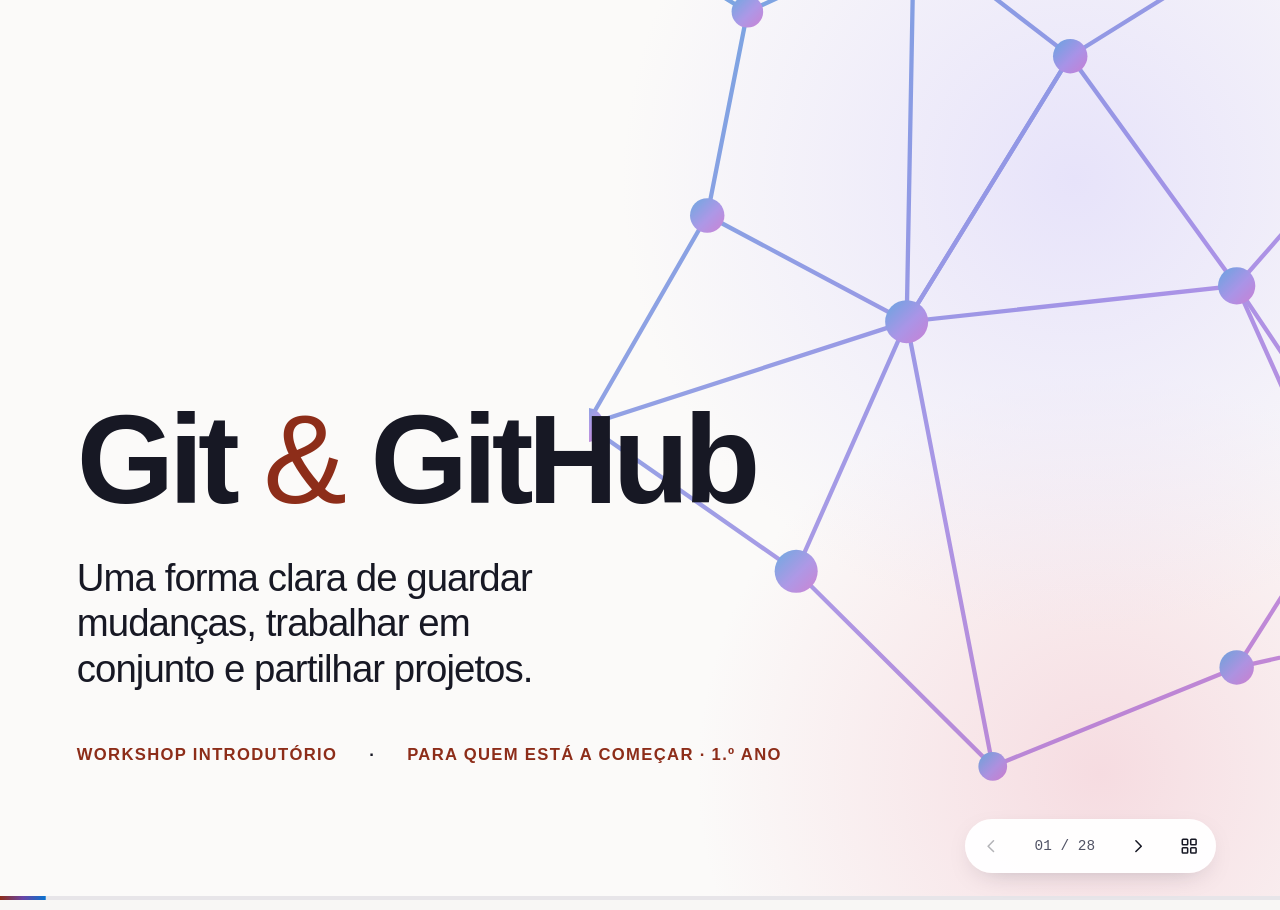
<file: docs/index.html>
<!doctype html>
<html lang="pt-PT">
  <head>
    <meta charset="utf-8">
    <meta name="viewport" content="width=device-width, initial-scale=1">
    <meta http-equiv="refresh" content="0; url=slides/">
    <title>Git e GitHub para quem está a começar</title>
    <link rel="canonical" href="slides/">
  </head>
  <body>
    <p>A abrir a <a href="slides/">apresentação do workshop Git e GitHub</a>…</p>
    <p>Os guias e o exercício estão no <a href="https://github.com/DaltonDjoesman/workshop_git">repositório do workshop</a>.</p>
  </body>
</html>
</file>
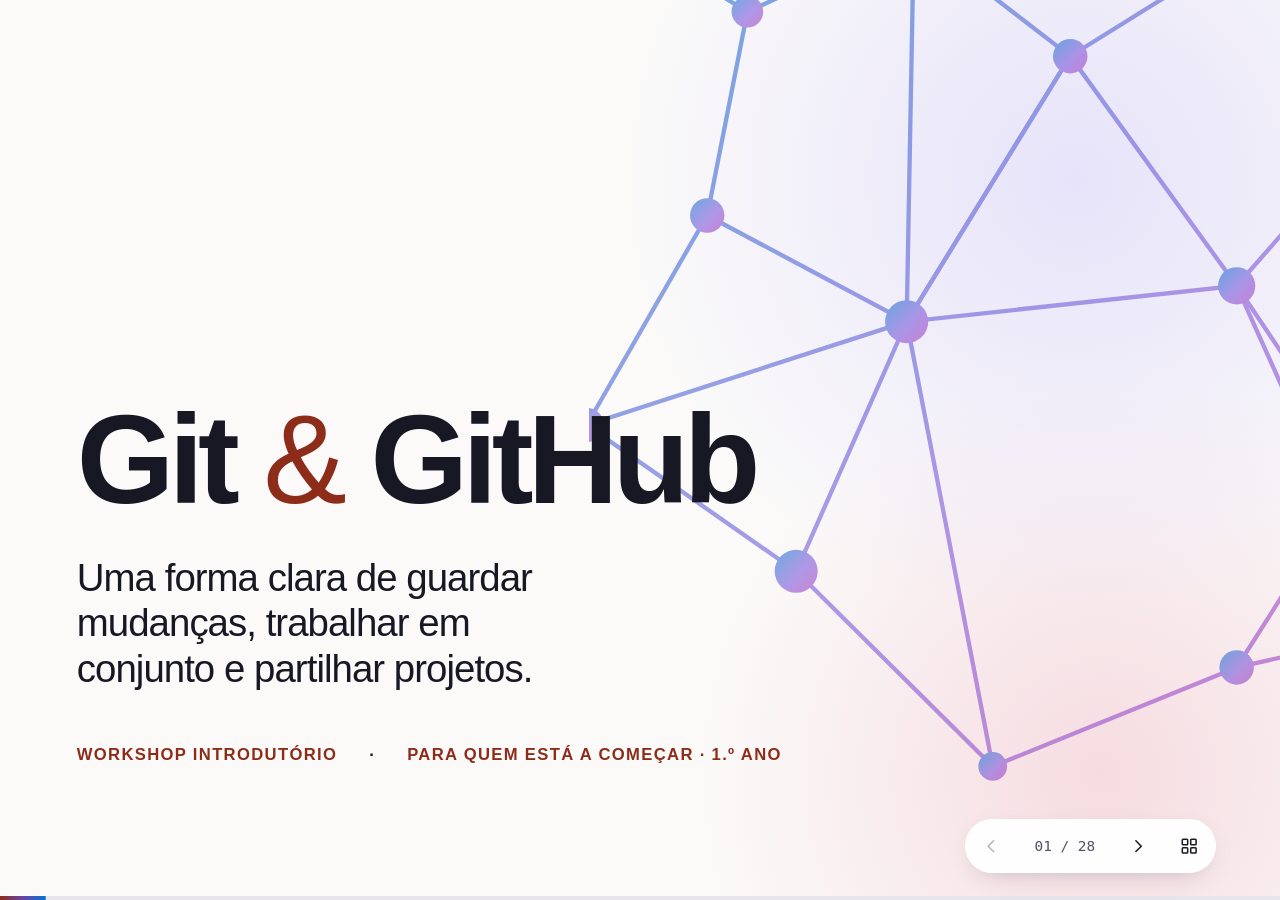
<file: docs/slides/index.html>
<!doctype html>
<html lang="pt-PT">
<head>
  <meta charset="utf-8">
  <meta name="viewport" content="width=device-width, initial-scale=1">
  <meta name="theme-color" content="#f8f7f5">
  <meta name="description" content="Apresentação introdutória a Git e GitHub para quem está a começar (1.º ano).">
  <meta http-equiv="Content-Security-Policy" content="default-src 'self'; base-uri 'self'; object-src 'none'; script-src 'self'; style-src 'self'; img-src 'self' data:; connect-src 'none'; form-action 'none'">
  <title>Git &amp; GitHub para quem está a começar</title>
  <link rel="stylesheet" href="styles/slides.css?v=4">
  <link rel="stylesheet" href="styles/practice.css?v=7">
  <link rel="stylesheet" href="styles/concepts.css?v=3">
  <script src="scripts/slides.js?v=6" defer></script>
</head>
<body>
  <a class="skip-link" href="#slide-1">Ir para a apresentação</a>
  <main id="deck" aria-label="Apresentação Git e GitHub">

    <section class="slide cover is-active" id="slide-1" data-title="Abertura" aria-roledescription="slide" aria-label="Slide 1: Git e GitHub">
      <div class="cover-grid" aria-hidden="true">
        <svg viewBox="0 0 680 690" preserveAspectRatio="xMidYMid slice"><defs><linearGradient id="mesh" x1="0" y1="0" x2="1" y2="1"><stop stop-color="#0872cf"/><stop offset=".55" stop-color="#7855da"/><stop offset="1" stop-color="#ad33ba"/></linearGradient></defs><g fill="none" stroke="url(#mesh)" stroke-width="3"><path d="M45 28 156 96 272 43 381 127 516 43 652 110M156 96l-28 142 139 74 114-185 116 160 155-177M128 238l-84 146 146 102 77-174 230-25 70 156 85-333M190 486l137 136 170-69 70-110 85 75"/><path d="M272 43 267 312 381 127M44 384l223-72 60 310M497 287l155 231-155 35"/></g><g fill="url(#mesh)"><circle cx="45" cy="28" r="10"/><circle cx="156" cy="96" r="11"/><circle cx="272" cy="43" r="13"/><circle cx="381" cy="127" r="12"/><circle cx="516" cy="43" r="14"/><circle cx="652" cy="110" r="11"/><circle cx="128" cy="238" r="12"/><circle cx="267" cy="312" r="15"/><circle cx="497" cy="287" r="13"/><circle cx="44" cy="384" r="12"/><circle cx="190" cy="486" r="15"/><circle cx="327" cy="622" r="10"/><circle cx="497" cy="553" r="12"/><circle cx="567" cy="443" r="13"/><circle cx="652" cy="518" r="11"/></g></svg>
      </div>
      <div class="cover-content">
        <div class="cover-copy">
          <h1>Git<span class="amp"> & </span>GitHub</h1>
          <p>Uma forma clara de guardar mudanças, trabalhar em conjunto e partilhar projetos.</p>
          <div class="cover-meta"><span>Workshop introdutório</span><span>Para quem está a começar · 1.º ano</span></div>
        </div>
      </div>
    </section>

    <section class="slide" id="slide-2" data-title="O problema" aria-roledescription="slide" aria-label="Slide 2: o problema das versões">
      <div class="slide-inner split">
        <div class="text-col">
          <h2>Qual é a versão certa?</h2>
          <p class="lead">Um ficheiro muda. Duas pessoas editam. De repente, o nome do ficheiro é a única memória do trabalho.</p>
          <p class="aside">Num relatório, num script ou num protocolo, precisamos de saber <strong>o que mudou, quando e porquê</strong>.</p>
        </div>
        <div class="file-stack" aria-label="Exemplo de ficheiros com versões confusas">
          <div class="paper"><span class="file-icon">TXT</span><span>analise_final.docx</span></div>
          <div class="paper"><span class="file-icon">TXT</span><span>analise_final_v2.docx</span></div>
          <div class="paper"><span class="file-icon">TXT</span><span>analise_final_v2_agora_sim.docx</span></div>
          <div class="paper paper-question"><span class="question-mark">?</span><span>Qual é a versão certa?</span></div>
        </div>
      </div>
    </section>

    <section class="slide" id="slide-3" data-title="A origem" aria-roledescription="slide" aria-label="Slide 3: a origem do Git">
      <div class="slide-inner history-layout">
        <div>
          <h2>O Git nasceu de um problema de colaboração.</h2>
          <p class="lead">Em 2005, o desenvolvimento do Linux precisava de uma forma rápida e fiável de acompanhar muitas alterações feitas por muitas pessoas.</p>
          <p class="aside">O Git organiza essas alterações numa história. Cada <strong>commit</strong> guarda um passo com uma mensagem que explica o que mudou.</p>
        </div>
        <div class="history-visual" role="img" aria-label="Muitos contributos convergem para uma história partilhada">
          <div class="history-people"><span>pessoa A</span><span>pessoa B</span><span>pessoa C</span></div>
          <svg viewBox="0 0 560 260" aria-hidden="true"><g fill="none" stroke-width="4" stroke-linecap="round"><path stroke="#8d2d19" d="M32 38 C160 38 200 122 300 122"/><path stroke="#6844a6" d="M32 124 H300"/><path stroke="#177ad0" d="M32 210 C160 210 200 122 300 122"/><path stroke="#222234" d="M300 122 H526"/></g><g fill="#8d2d19"><circle cx="32" cy="38" r="10"/></g><g fill="#6844a6"><circle cx="32" cy="124" r="10"/></g><g fill="#177ad0"><circle cx="32" cy="210" r="10"/></g><g fill="#222234"><circle cx="300" cy="122" r="12"/><circle cx="526" cy="122" r="12"/></g></svg>
          <div class="history-caption"><span>alterações de várias pessoas</span><strong>uma história organizada</strong></div>
        </div>
        <p class="source-note">Fonte: <a href="https://git-scm.com/book/en/v2/Getting-Started-A-Short-History-of-Git" target="_blank" rel="noopener noreferrer">Pro Git · Short History of Git</a></p>
      </div>
    </section>

    <section class="slide" id="slide-4" data-title="Git e GitHub" aria-roledescription="slide" aria-label="Slide 4: diferença entre Git e GitHub">
      <div class="slide-inner">
        <h2>Git no computador. GitHub na web.</h2>
        <div class="worlds">
          <div class="world world-local"><span class="world-label">No teu computador</span><div class="world-icon laptop-icon" aria-hidden="true"><span></span></div><h3>Git</h3><p>Regista e organiza versões do projeto.</p></div>
          <div class="world-bridge" aria-hidden="true"><svg viewBox="0 0 210 72"><path d="M8 36h190m-25-18 25 18-25 18" fill="none" stroke="currentColor" stroke-width="3" stroke-linecap="round" stroke-linejoin="round"/></svg><span>partilhar</span></div>
          <div class="world world-remote"><span class="world-label">Na web</span><div class="world-icon browser-icon" aria-hidden="true"><span></span></div><h3>GitHub</h3><p>Publica repositórios e facilita colaboração.</p></div>
        </div>
        <p class="bottom-statement">Podes usar Git sem GitHub. Hoje vamos usar os dois.</p>
      </div>
    </section>

    <section class="slide" id="slide-5" data-title="Repositório" aria-roledescription="slide" aria-label="Slide 5: repositório">
      <div class="slide-inner repo-layout">
        <div><h2>Um repositório é a pasta do projeto com história.</h2><p class="lead">Lá dentro vivem os ficheiros e o registo das alterações guardadas com Git.</p><p class="aside">No workshop, vais copiar um repositório e editar o teu <strong>README</strong>: a página de entrada que explica o projeto.</p></div>
        <div class="repo-window" aria-label="Exemplo de estrutura de um repositório">
          <div class="window-bar"><i></i><i></i><i></i><span>workshop_git</span></div>
          <div class="tree"><div class="tree-folder">▾ <strong>workshop_git</strong></div><div class="tree-row"><span class="tree-branch">├─</span> README.md <span class="tree-caption">← apresentação do projeto</span></div><div class="tree-row"><span class="tree-branch">├─</span> guia/</div><div class="tree-row"><span class="tree-branch">└─</span> exercicio/</div></div>
        </div>
      </div>
    </section>

    <section class="slide command-slide" id="slide-6" data-title="status" aria-roledescription="slide" aria-label="Slide 6: git status">
      <div class="slide-inner command-layout">
        <div><h2><code>git status</code></h2><p class="lead">Pergunta ao Git: <strong>“O que está diferente agora?”</strong></p><p class="aside">É o comando para te orientares. Podes usá-lo antes e depois de cada passo.</p></div>
        <div class="terminal" aria-label="Exemplo de git status antes de guardar alterações"><div class="terminal-bar"><span></span><span></span><span></span><b>Terminal</b></div><div class="terminal-body"><p><em>$</em> git status</p><p class="term-muted">Changes not staged for commit:</p><p class="term-red">modified: exercicio/README.md</p><p class="term-explain">O README foi alterado, mas ainda não foi escolhido para o próximo commit.</p></div></div>
      </div>
    </section>

    <section class="slide command-slide" id="slide-7" data-title="add" aria-roledescription="slide" aria-label="Slide 7: git add">
      <div class="slide-inner command-layout">
        <div><h2><code>git add</code></h2><p class="lead">Escolhe que alterações entram no <strong>próximo commit</strong>.</p><p class="aside">Hoje vamos escolher apenas o README que cada pessoa editou.</p></div>
        <div class="staging-diagram" role="img" aria-label="README alterado passa para a área de preparação depois do comando git add exercicio/README.md"><div class="staging-before"><span class="stage-label">Alterado</span><strong>README.md</strong></div><div class="staging-arrow"><code>git add<br>exercicio/README.md</code><span aria-hidden="true">→</span></div><div class="staging-after"><span class="stage-label">Escolhido para guardar</span><strong>README.md</strong></div></div>
      </div>
    </section>

    <section class="slide command-slide" id="slide-8" data-title="commit" aria-roledescription="slide" aria-label="Slide 8: git commit">
      <div class="slide-inner command-layout">
        <div><h2><code>git commit</code></h2><p class="lead">Guarda as alterações escolhidas como <strong>um passo na história</strong>.</p><p class="aside">A mensagem ajuda outras pessoas — e o teu “eu” do futuro — a perceber o que fizeste.</p></div>
        <div class="commit-visual"><div class="commit-command"><span>$</span> git commit -m "Personaliza o meu README"</div><div class="commit-line"><span class="commit-dot"></span><span class="commit-dot current"></span></div><div class="commit-card"><strong>Personaliza o meu README</strong><small>novo ponto na história do projeto</small></div></div>
      </div>
    </section>

    <section class="slide command-slide" id="slide-9" data-title="push" aria-roledescription="slide" aria-label="Slide 9: git push">
      <div class="slide-inner command-layout">
        <div><h2><code>git push</code></h2><p class="lead">Envia os teus commits locais para <strong>a tua cópia no GitHub</strong>.</p><p class="aside">Depois, abre o repositório no navegador e confirma que o novo commit aparece no histórico.</p></div>
        <div class="push-visual" role="img" aria-label="Commit no computador enviado para a cópia pessoal no GitHub"><div class="push-place"><span>computador</span><div class="push-track"><i></i><i></i><i class="latest"></i></div><strong>commit novo</strong></div><div class="push-arrow"><code>git push</code><span aria-hidden="true">→</span></div><div class="push-place destination"><span>GitHub</span><div class="push-track"><i></i><i></i><i class="latest"></i></div><strong>a tua cópia</strong></div></div>
      </div>
    </section>

    <section class="slide concept-slide" id="slide-10" data-title="log" aria-roledescription="slide" aria-label="Slide 10: git log">
      <div class="slide-inner concept-layout">
        <div class="concept-copy"><h2><code>git log</code></h2><p class="lead">Mostra os <strong>commits guardados</strong>, do mais recente para o mais antigo.</p><p class="aside">Clica num ponto da história. Cada mensagem recorda o que foi feito.</p><a class="concept-doc" href="https://git-scm.com/docs/git-log" target="_blank" rel="noopener noreferrer">Documentação de git log ↗</a></div>
        <div class="concept-visual history-explorer" aria-label="Histórico interativo de três commits">
          <div class="history-points" role="group" aria-label="Escolhe um commit">
            <button type="button" class="history-point is-selected" aria-pressed="true" data-message="Personaliza o meu README" data-change="O teu primeiro commit: o README agora fala de ti."><span class="history-dot"></span><strong>Agora</strong><small>Personaliza o README</small></button>
            <button type="button" class="history-point" aria-pressed="false" data-message="Prepara o exercício" data-change="Foi criado o modelo que cada participante pode preencher."><span class="history-dot"></span><strong>Antes</strong><small>Prepara o exercício</small></button>
            <button type="button" class="history-point" aria-pressed="false" data-message="Cria o repositório" data-change="Começou a história deste projeto."><span class="history-dot"></span><strong>Início</strong><small>Cria o repositório</small></button>
          </div>
          <div class="history-readout" aria-live="polite"><span>Commit selecionado</span><strong id="history-message">Personaliza o meu README</strong><p id="history-change">O teu primeiro commit: o README agora fala de ti.</p></div>
          <code class="concept-code">git log --oneline -5</code>
        </div>
      </div>
    </section>

    <section class="slide concept-slide" id="slide-11" data-title="pull" aria-roledescription="slide" aria-label="Slide 11: git pull">
      <div class="slide-inner concept-layout">
        <div class="concept-copy"><h2><code>git pull</code></h2><p class="lead">Traz alterações do repositório online e <strong>integra-as na tua branch local</strong>.</p><p class="aside">Se outra pessoa publicou uma versão nova, o teu computador pode recebê-la.</p><a class="concept-doc" href="https://git-scm.com/docs/git-pull" target="_blank" rel="noopener noreferrer">Documentação de git pull ↗</a></div>
        <div class="concept-visual pull-demo" id="pull-visual">
          <div class="sync-place remote"><span>GitHub</span><strong>Versão A · B · C</strong><small>Já tem uma alteração nova</small></div>
          <div class="sync-route"><span class="sync-arrow" aria-hidden="true">←</span><code>git pull origin main</code></div>
          <div class="sync-place local"><span>O teu computador</span><strong id="pull-local-version">Versão A · B</strong><small id="pull-local-note">Ainda falta a alteração C</small></div>
          <button type="button" class="concept-action" id="pull-toggle" aria-pressed="false">Mostrar o pull</button>
          <p class="concept-result" id="pull-result" aria-live="polite">Clica para ver a atualização chegar ao computador.</p>
        </div>
      </div>
    </section>

    <section class="slide concept-slide" id="slide-12" data-title="branch" aria-roledescription="slide" aria-label="Slide 12: branch">
      <div class="slide-inner concept-layout">
        <div class="concept-copy"><h2>Branch</h2><p class="lead">Uma <strong>branch</strong> é outra linha de trabalho no mesmo repositório.</p><p class="aside">Podes experimentar uma mudança na <code>feature</code> enquanto a <code>main</code> continua no seu caminho. No exercício, vamos ficar na <code>main</code>.</p><a class="concept-doc" href="https://git-scm.com/book/en/v2/Git-Branching-Branches-in-a-Nutshell" target="_blank" rel="noopener noreferrer">Entender branches ↗</a></div>
        <div class="concept-visual graph-demo branch-demo" id="branch-visual">
          <svg class="git-graph" viewBox="0 0 700 310" role="img" aria-label="Linha main com commits; ao clicar, aparece uma segunda linha horizontal chamada feature, que nasce da main">
            <text class="graph-label graph-label-main" x="24" y="75">main</text>
            <path class="graph-line graph-main" d="M55 112 H655"/>
            <g class="graph-main-commits"><circle cx="80" cy="112" r="12"/><circle cx="210" cy="112" r="12"/><circle cx="395" cy="112" r="12"/><circle cx="620" cy="112" r="12"/></g>
            <g class="graph-feature-content"><text class="graph-label graph-label-feature" x="24" y="215">feature</text><path class="graph-line graph-feature" d="M210 112 C238 112 230 250 265 250 H555"/><g class="graph-feature-commits"><circle cx="300" cy="250" r="12"/><circle cx="425" cy="250" r="12"/><circle cx="535" cy="250" r="12"/></g></g>
          </svg>
          <div class="graph-key"><span><i class="key-main"></i> linha principal</span><span><i class="key-feature"></i> experiência em paralelo</span></div>
          <button type="button" class="concept-action" id="branch-toggle" aria-pressed="false">Criar a branch feature</button>
          <p class="concept-result" id="branch-result" aria-live="polite">Clica para abrir uma linha de trabalho paralela.</p>
        </div>
      </div>
    </section>

    <section class="slide concept-slide" id="slide-13" data-title="merge" aria-roledescription="slide" aria-label="Slide 13: git merge">
      <div class="slide-inner concept-layout">
        <div class="concept-copy"><h2><code>git merge</code></h2><p class="lead">Junta o trabalho da <strong>feature</strong> à <strong>main</strong>.</p><p class="aside">Estás na <code>main</code>. Depois do merge, a linha principal também inclui o trabalho feito na <code>feature</code>.</p><a class="concept-doc" href="https://git-scm.com/docs/git-merge" target="_blank" rel="noopener noreferrer">Documentação de git merge ↗</a></div>
        <div class="concept-visual graph-demo merge-demo" id="merge-visual">
          <svg class="git-graph" viewBox="0 0 700 310" role="img" aria-label="Duas linhas horizontais de commits: main em cima e feature em baixo. Ao clicar, a feature converge para um novo commit na main">
            <text class="graph-label graph-label-main" x="24" y="75">main</text><text class="graph-label graph-label-feature" x="24" y="215">feature</text>
            <path class="graph-line graph-main" d="M55 112 H655"/><path class="graph-line graph-feature" d="M210 112 C238 112 230 250 265 250 H535"/><path class="graph-line graph-merge-path" pathLength="1" d="M535 250 H555 C600 250 565 112 620 112"/>
            <g class="graph-main-commits"><circle cx="80" cy="112" r="12"/><circle cx="210" cy="112" r="12"/><circle cx="395" cy="112" r="12"/></g>
            <g class="graph-feature-commits"><circle cx="300" cy="250" r="12"/><circle cx="425" cy="250" r="12"/><circle cx="535" cy="250" r="12"/></g>
            <circle class="graph-merge-commit" cx="620" cy="112" r="15"/>
          </svg>
          <div class="graph-key"><span><i class="key-main"></i> main</span><span><i class="key-feature"></i> feature</span></div>
          <div class="merge-outcome"><span>Resultado</span><strong id="merge-outcome-text">Duas linhas de commits</strong></div>
          <code class="concept-code">git merge feature</code>
          <button type="button" class="concept-action" id="merge-toggle" aria-pressed="false">Juntar na main</button>
          <p class="concept-result" id="merge-result" aria-live="polite">Clica para ver a feature convergir para a main.</p>
        </div>
      </div>
    </section>

    <section class="slide" id="slide-14" data-title="Fork e clone" aria-roledescription="slide" aria-label="Slide 14: fork e clone">
      <div class="slide-inner">
        <h2>Fork e Clone: duas cópias tuas.</h2>
        <p class="lead narrow"><strong>Fork</strong> cria uma cópia na tua conta do GitHub. <strong>Clone</strong> traz essa cópia para o teu computador.</p>
        <div class="copy-flow" role="img" aria-label="Repositório do formador, fork para a tua conta GitHub, clone para o teu computador">
          <div class="copy-place"><span>GitHub do formador</span><div class="copy-symbol">R</div><strong>repositório original</strong></div><div class="copy-connector"><span>Fork</span><svg viewBox="0 0 130 30"><path d="M2 15h122m-12-10 12 10-12 10" fill="none" stroke="currentColor" stroke-width="3"/></svg></div><div class="copy-place copy-own"><span>A tua conta GitHub</span><div class="copy-symbol">R</div><strong>a tua cópia</strong></div><div class="copy-connector"><span>Clone</span><svg viewBox="0 0 130 30"><path d="M2 15h122m-12-10 12 10-12 10" fill="none" stroke="currentColor" stroke-width="3"/></svg></div><div class="copy-place copy-local"><span>O teu computador</span><div class="copy-symbol">R</div><strong>pasta local</strong></div>
        </div>
        <p class="bottom-statement">Na prática, fazes primeiro o Fork e depois o Clone da tua cópia.</p>
      </div>
    </section>

    <section class="slide" id="slide-15" data-title="Ver ao vivo" aria-roledescription="slide" aria-label="Slide 15: projetos reais">
      <div class="slide-inner examples-layout">
        <div><h2>Isto já se usa em projetos reais.</h2><p class="lead narrow">Abre um repositório e repara no README, nos ficheiros e no histórico de commits.</p></div>
        <div class="example-list">
          <a href="https://github.com/git/git" target="_blank" rel="noopener noreferrer"><span class="example-index">01</span><span><strong>git/git</strong><small>O próprio Git, desenvolvido em aberto</small></span><span class="example-link" aria-hidden="true">↗</span></a>
          <a href="https://github.com/microsoft/vscode" target="_blank" rel="noopener noreferrer"><span class="example-index">02</span><span><strong>microsoft/vscode</strong><small>O editor que vais usar hoje, com código aberto</small></span><span class="example-link" aria-hidden="true">↗</span></a>
          <a href="https://github.com/freeCodeCamp/freeCodeCamp" target="_blank" rel="noopener noreferrer"><span class="example-index">03</span><span><strong>freeCodeCamp</strong><small>Plataforma aberta para aprender a programar</small></span><span class="example-link" aria-hidden="true">↗</span></a>
        </div>
        <p class="source-note">Os exemplos são ligações reais e podem mudar. <a href="https://github.com/DaltonDjoesman/workshop_git" target="_blank" rel="noopener noreferrer">Abre o repositório do workshop ↗</a> · Próximo: agora tu.</p>
      </div>
    </section>

    <section class="slide closing handoff" id="slide-16" data-title="Agora tu" aria-roledescription="slide" aria-label="Slide 16: agora tu, abre o repositório do workshop">
      <div class="slide-inner closing-layout">
        <div>
          <span class="practice-time">Começa a prática</span>
          <h2>Agora tu.</h2>
          <p class="lead">Abre os materiais do workshop no teu computador. Os próximos slides acompanham cada passo.</p>
          <div class="closing-steps" aria-label="Percurso da prática"><span>VS Code</span><span>WSL opcional</span><span>Git e conta</span><span>Fork e Clone</span><span>Primeiro commit</span></div>
        </div>
        <div class="closing-link">
          <span>Repositório e roteiro</span>
          <img class="workshop-qr" src="../assets/workshop-qr.svg" alt="Código QR para abrir github.com/DaltonDjoesman/workshop_git">
          <a class="repo-url" href="https://github.com/DaltonDjoesman/workshop_git" target="_blank" rel="noopener noreferrer"><span>github.com/DaltonDjoesman/</span><span>workshop_git ↗</span></a>
          <small>Lê o QR com a câmara ou abre o endereço. Mantém os slides à mão para voltar aos comandos.</small>
        </div>
      </div>
    </section>

    <section class="slide practice" id="slide-17" data-title="Verificar VS Code" aria-roledescription="slide" aria-label="Slide 17: verificar se o Visual Studio Code está instalado">
      <div class="slide-inner practice-layout">
        <div class="practice-intro"><span class="practice-time">Cerca de 5 min · antes de começar</span><h2>O VS Code já abre no teu computador?</h2><p class="lead">Vamos usá-lo para abrir e alterar o README. Verifica agora se consegues abrir o programa.</p><p class="aside">O nome completo é <strong>Visual Studio Code</strong>. É um editor de texto; não precisas de instalar extensões para este exercício.</p></div>
        <div class="practice-side vscode-side">
          <div class="vscode-choices" role="group" aria-label="Estado do Visual Studio Code"><button type="button" data-vscode-choice="ready" aria-pressed="true">Já tenho</button><button type="button" data-vscode-choice="install" aria-pressed="false">Preciso instalar</button></div>
          <div id="vscode-ready"><h3>Abre o VS Code.</h3><p>Procura “Visual Studio Code” no menu de aplicações. Mais à frente, abre a pasta <code>workshop_git</code> pelo menu <strong>File → Open Folder</strong>.</p><div class="editor-preview" aria-hidden="true"><span>README.md</span><code>Olá, sou [NOME] 👋</code><code>Estou a aprender Git.</code></div><p class="checkpoint">Conseguiste? Vês a janela do editor.</p></div>
          <div id="vscode-install" hidden><h3>Instala pela fonte oficial.</h3><p>Escolhe o teu sistema na <a href="https://code.visualstudio.com/download" target="_blank" rel="noopener noreferrer">página de download do VS Code ↗</a>. Depois, abre o programa.</p><div class="vscode-guides"><a href="https://code.visualstudio.com/docs/setup/windows" target="_blank" rel="noopener noreferrer">Windows ↗</a><a href="https://code.visualstudio.com/docs/setup/mac" target="_blank" rel="noopener noreferrer">macOS ↗</a><a href="https://code.visualstudio.com/docs/setup/linux" target="_blank" rel="noopener noreferrer">Linux ↗</a></div><a class="practice-link" href="https://github.com/DaltonDjoesman/workshop_git/blob/main/guia/instalar-vscode.md" target="_blank" rel="noopener noreferrer">Guia curto do workshop ↗</a><p class="checkpoint">Conseguiste? O VS Code abre. Se a instalação demorar, chama o apoio.</p></div>
        </div>
      </div>
    </section>

    <section class="slide practice wsl-practice" id="slide-18" data-title="WSL opcional" aria-roledescription="slide" aria-label="Slide 18: instalação opcional de WSL e Ubuntu">
      <div class="slide-inner practice-layout">
        <div class="practice-intro">
          <span class="practice-time">Opcional · só Windows</span>
          <h2>Queres Ubuntu no Windows?</h2>
          <p class="lead">O <strong>WSL</strong> permite usar um terminal Linux no Windows. É opcional para este workshop.</p>
          <p class="aside">A instalação pode exigir administrador e reinício. Se quiseres avançar já com o exercício, usa <strong>Git Bash</strong> no slide seguinte.</p>
          <a class="practice-link" href="https://learn.microsoft.com/en-us/windows/wsl/install" target="_blank" rel="noopener noreferrer">Instalação oficial da Microsoft ↗</a>
        </div>
        <div class="practice-side wsl-side">
          <div class="wsl-flow" role="img" aria-label="Ubuntu funciona dentro do Windows"><span>Windows</span><b aria-hidden="true">→</b><span>Ubuntu</span></div>
          <h3>Se escolheres instalar</h3>
          <ol class="wsl-steps"><li>Abre <strong>PowerShell como administrador</strong>.</li><li>Copia e executa o comando:</li></ol>
          <div class="code-line"><code id="install-wsl">wsl --install</code><button type="button" class="copy-command" data-copy-target="install-wsl">Copiar</button></div>
          <p>O comando instala o Ubuntu por predefinição. Reinicia se for pedido; na primeira abertura, cria um utilizador e uma palavra-passe Linux.</p>
          <details><summary>Já tenho WSL/Ubuntu</summary><p>Abre o terminal Ubuntu. No slide seguinte escolhe <strong>Linux</strong> para instalar ou verificar Git dentro do WSL.</p></details>
          <details><summary>Não vou instalar agora</summary><p>Continua para o slide de Git e escolhe <strong>Windows</strong>. Git Bash é suficiente para todo o exercício.</p></details>
          <a class="practice-link" href="https://github.com/DaltonDjoesman/workshop_git/blob/main/guia/wsl-opcional.md" target="_blank" rel="noopener noreferrer">Guia WSL do workshop ↗</a>
        </div>
      </div>
    </section>

    <section class="slide practice" id="slide-19" data-title="Conta e instalação" aria-roledescription="slide" aria-label="Slide 19: criar conta e instalar Git">
      <div class="slide-inner practice-layout">
        <div class="practice-intro">
          <span class="practice-time">Cerca de 25 min · preparação</span><h2>Agora, conta e Git.</h2>
          <p class="lead">Cria ou abre a tua conta GitHub. Confirma o email. Depois verifica se Git funciona.</p>
          <a class="practice-link" href="https://github.com/signup" target="_blank" rel="noopener noreferrer">Criar conta no GitHub ↗</a>
          <p class="aside">Escolhe o teu sistema para ver um caminho de instalação. Se usas WSL, escolhe Linux e executa os comandos no terminal Ubuntu.</p>
        </div>
        <div class="practice-side">
          <div class="os-tabs" role="tablist" aria-label="Sistema operativo">
            <button type="button" role="tab" id="tab-windows" aria-controls="panel-windows" aria-selected="true">Windows</button>
            <button type="button" role="tab" id="tab-macos" aria-controls="panel-macos" aria-selected="false" tabindex="-1">macOS</button>
            <button type="button" role="tab" id="tab-linux" aria-controls="panel-linux" aria-selected="false" tabindex="-1">Linux</button>
          </div>
          <div class="os-panel" role="tabpanel" id="panel-windows" aria-labelledby="tab-windows">
            <h3>Git for Windows + Git Bash</h3><p>Usa a <a href="https://git-scm.com/install/windows" target="_blank" rel="noopener noreferrer">página oficial</a> ou instala pelo PowerShell:</p>
            <div class="code-line"><code id="install-windows">winget install --id Git.Git -e --source winget</code><button type="button" class="copy-command" data-copy-target="install-windows">Copiar</button></div>
            <p>Abre <strong>Git Bash</strong> depois da instalação. <a href="https://github.com/DaltonDjoesman/workshop_git/blob/main/guia/instalar-windows.md" target="_blank" rel="noopener noreferrer">Guia Windows ↗</a></p>
          </div>
          <div class="os-panel" role="tabpanel" id="panel-macos" aria-labelledby="tab-macos" hidden>
            <h3>Terminal + ferramentas da Apple</h3><p>Se Git ainda não existir, instala as Command Line Tools:</p>
            <div class="code-line"><code id="install-macos">xcode-select --install</code><button type="button" class="copy-command" data-copy-target="install-macos">Copiar</button></div>
            <p><a href="https://github.com/DaltonDjoesman/workshop_git/blob/main/guia/instalar-macos.md" target="_blank" rel="noopener noreferrer">Guia macOS ↗</a></p>
          </div>
          <div class="os-panel" role="tabpanel" id="panel-linux" aria-labelledby="tab-linux" hidden>
            <h3>Terminal da tua distribuição</h3><p>Exemplo para Ubuntu/Debian. Para outras distribuições, abre o guia.</p>
            <div class="code-line"><code id="install-linux">sudo apt update &amp;&amp; sudo apt install git</code><button type="button" class="copy-command" data-copy-target="install-linux">Copiar</button></div>
            <p><a href="https://github.com/DaltonDjoesman/workshop_git/blob/main/guia/instalar-linux.md" target="_blank" rel="noopener noreferrer">Guia Linux ↗</a></p>
          </div>
          <div class="code-line"><code id="verify-git">git --version</code><button type="button" class="copy-command" data-copy-target="verify-git">Copiar</button></div>
          <p class="checkpoint">Conseguiste? O terminal mostra <strong>git version</strong> e um número.</p>
        </div>
      </div>
    </section>

    <section class="slide practice" id="slide-20" data-title="Identidade Git" aria-roledescription="slide" aria-label="Slide 20: configurar a identidade dos commits">
      <div class="slide-inner practice-layout">
        <div class="practice-intro"><span class="practice-time">Cerca de 25 min · preparação</span><h2>O commit precisa de um autor.</h2><p class="lead">Escolhe o nome que queres mostrar no histórico. Para o email, podes usar o endereço <code>noreply</code> da tua conta GitHub.</p><p class="aside">Substitui os exemplos antes de executar. Nunca escrevas uma password ou token nestes comandos.</p></div>
        <div class="practice-side">
          <p class="instruction-label">No terminal, escreve:</p>
          <div class="code-stack"><code>git config --global user.name "O Teu Nome"</code><code>git config --global user.email "O_TEU_EMAIL_OU_NOREPLY"</code></div>
          <p>Encontra o teu endereço <code>noreply</code> em <a href="https://github.com/settings/emails" target="_blank" rel="noopener noreferrer">GitHub → Settings → Emails ↗</a>.</p>
          <div class="code-line"><code id="verify-name">git config --global user.name</code><button type="button" class="copy-command" data-copy-target="verify-name">Copiar</button></div>
          <p class="checkpoint">Conseguiste? O último comando mostra o nome que escolheste.</p>
        </div>
      </div>
    </section>

    <section class="slide practice" id="slide-21" data-title="Fork" aria-roledescription="slide" aria-label="Slide 21: criar a própria cópia com Fork">
      <div class="slide-inner practice-layout">
        <div class="practice-intro"><span class="practice-time">Cerca de 5 min · cópia online</span><h2>Cria a tua cópia no GitHub.</h2><p class="lead">Abre o repositório do workshop. Clica em <strong>Fork</strong> e depois em <strong>Create fork</strong>.</p><p class="aside">Escolhe a <strong>tua conta</strong> como destino. É essa cópia que vais poder publicar.</p></div>
        <div class="practice-side fork-figure"><div class="repo-address"><span>original</span><strong>DaltonDjoesman / workshop_git</strong></div><span class="fork-arrow" aria-hidden="true">↓</span><div class="repo-address own"><span>o teu Fork</span><strong>TEU_UTILIZADOR / workshop_git</strong></div><a class="practice-link" href="https://github.com/DaltonDjoesman/workshop_git/fork" target="_blank" rel="noopener noreferrer">Abrir Fork do workshop ↗</a><p class="checkpoint">Conseguiste? O teu utilizador aparece antes de <strong>/workshop_git</strong>.</p></div>
      </div>
    </section>

    <section class="slide practice" id="slide-22" data-title="Clone" aria-roledescription="slide" aria-label="Slide 22: clonar o próprio Fork">
      <div class="slide-inner practice-layout">
        <div class="practice-intro"><span class="practice-time">Cerca de 5 min · cópia local</span><h2>Traz o teu Fork para o computador.</h2><p class="lead">Na página <strong>do teu Fork</strong>, clica em <strong>Code → HTTPS</strong> e copia o endereço.</p><p class="aside">No terminal, escreve <code>git clone</code>, um espaço e cola o endereço. O URL tem de conter o teu utilizador.</p></div>
        <div class="practice-side">
          <div class="code-stack"><code>git clone https://github.com/TEU_UTILIZADOR/workshop_git.git</code></div>
          <p>O comando acima é um exemplo. Substitui <strong>TEU_UTILIZADOR</strong> ou usa o URL copiado em Code.</p>
          <div class="code-line"><code id="enter-repo">cd workshop_git</code><button type="button" class="copy-command" data-copy-target="enter-repo">Copiar</button></div>
          <div class="code-line"><code id="check-remote">git remote -v</code><button type="button" class="copy-command" data-copy-target="check-remote">Copiar</button></div>
          <p class="checkpoint">Conseguiste? <code>origin</code> aponta para <strong>TEU_UTILIZADOR/workshop_git</strong>.</p>
        </div>
      </div>
    </section>

    <section class="slide practice" id="slide-23" data-title="Editar README" aria-roledescription="slide" aria-label="Slide 23: editar o modelo de README">
      <div class="slide-inner practice-layout">
        <div class="practice-intro"><span class="practice-time">Cerca de 8 min · primeira alteração</span><h2>Faz o README falar de ti.</h2><p class="lead">No VS Code, abre a pasta clonada e o ficheiro <code>exercicio/README.md</code>. Muda o título e duas linhas de «Sobre mim».</p><p class="aside">Podes usar um pseudónimo. Badges, ícones e GIF são exemplos opcionais. Não publiques contactos, número de estudante, passwords ou tokens.</p></div>
        <div class="practice-side readme-preview"><span>exercicio/README.md</span><strong>Olá, sou [NOME OU PSEUDÓNIMO] 👋</strong><p>Tenho curiosidade sobre [TEMA].</p><p>Gostava de investigar [PERGUNTA].</p><a class="practice-link" href="https://github.com/DaltonDjoesman/workshop_git/blob/main/exercicio/README.md" target="_blank" rel="noopener noreferrer">Ver o modelo completo ↗</a><p class="checkpoint">Conseguiste? Guardaste o ficheiro no teu computador.</p></div>
      </div>
    </section>

    <section class="slide practice" id="slide-24" data-title="Status e add" aria-roledescription="slide" aria-label="Slide 24: verificar e preparar a alteração">
      <div class="slide-inner practice-layout">
        <div class="practice-intro"><span class="practice-time">Cerca de 3 min · verificar e escolher</span><h2>Vê a mudança. Depois escolhe-a.</h2><p class="lead"><code>status</code> mostra o que mudou. <code>add</code> escolhe o README para o próximo commit.</p><p class="aside">Executa os comandos dentro da pasta <code>workshop_git</code>, um de cada vez.</p></div>
        <div class="practice-side">
          <div class="code-line"><code id="practice-status">git status</code><button type="button" class="copy-command" data-copy-target="practice-status">Copiar</button></div>
          <div class="code-line"><code id="practice-add">git add exercicio/README.md</code><button type="button" class="copy-command" data-copy-target="practice-add">Copiar</button></div>
          <div class="code-line"><code id="practice-status-again">git status</code><button type="button" class="copy-command" data-copy-target="practice-status-again">Copiar</button></div>
          <p class="checkpoint">Conseguiste? O README aparece em <strong>Changes to be committed</strong>.</p>
        </div>
      </div>
    </section>

    <section class="slide practice" id="slide-25" data-title="Commit e push" aria-roledescription="slide" aria-label="Slide 25: guardar e enviar o commit">
      <div class="slide-inner practice-layout">
        <div class="practice-intro"><span class="practice-time">Cerca de 6 min · guardar e enviar</span><h2>Guarda uma versão. Envia-a.</h2><p class="lead"><code>commit</code> grava a versão no computador. <code>push</code> envia-a para o teu Fork no GitHub.</p><p class="aside">Se o navegador pedir autenticação, entra na tua conta. Não partilhes códigos nem credenciais.</p></div>
        <div class="practice-side">
          <div class="code-line"><code id="practice-commit">git commit -m "Personaliza o meu README"</code><button type="button" class="copy-command" data-copy-target="practice-commit">Copiar</button></div>
          <div class="code-line"><code id="practice-push">git push origin main</code><button type="button" class="copy-command" data-copy-target="practice-push">Copiar</button></div>
          <p class="checkpoint">Conseguiste? O terminal indica que <strong>main</strong> foi atualizado.</p>
          <a class="practice-link" href="https://github.com/DaltonDjoesman/workshop_git/blob/main/guia/erros-frequentes.md" target="_blank" rel="noopener noreferrer">Se houver erro, abre a ajuda ↗</a>
        </div>
      </div>
    </section>

    <section class="slide practice" id="slide-26" data-title="Log e verificação" aria-roledescription="slide" aria-label="Slide 26: git log e confirmação no GitHub">
      <div class="slide-inner practice-layout">
        <div class="practice-intro"><span class="practice-time">Cerca de 3 min · confirmar</span><h2>Encontra o teu commit.</h2><p class="lead"><code>git log</code> mostra as versões guardadas. Depois abre o teu Fork e procura a mesma mensagem no GitHub.</p><p class="aside">O teu commit deve ser o primeiro da lista.</p></div>
        <div class="practice-side">
          <div class="code-line"><code id="practice-log">git log --oneline -5</code><button type="button" class="copy-command" data-copy-target="practice-log">Copiar</button></div>
          <div class="log-demo" aria-label="Exemplo de saída do git log"><code>8b3c1a2 Personaliza o meu README</code><code>931369f Build Git and GitHub workshop materials</code></div>
          <p class="checkpoint">Conseguiste? Vês <strong>Personaliza o meu README</strong> no terminal e na página do teu Fork.</p>
        </div>
      </div>
    </section>

    <section class="slide practice" id="slide-27" data-title="Dúvidas e erros" aria-roledescription="slide" aria-label="Slide 27: perguntas e resolução de erros">
      <div class="slide-inner">
        <span class="practice-time">Ajuda durante a prática</span><h2>Ficaste bloqueado?</h2>
        <p class="lead narrow">Abre a dúvida que corresponde ao que estás a ver. Mostra a mensagem de erro a quem te está a apoiar.</p>
        <div class="faq-grid">
          <details><summary>“not a git repository”</summary><p>Entra na pasta clonada: <code>cd workshop_git</code>. Depois repete <code>git status</code>.</p></details>
          <details><summary>Push: 403 ou “Permission denied”</summary><p>Executa <code>git remote -v</code>. <code>origin</code> deve incluir o teu utilizador, pois tens de clonar o teu Fork.</p></details>
          <details><summary>O commit pede nome e email</summary><p>Volta ao slide «Identidade Git» e configura ambos. Podes usar o email <code>noreply</code> do GitHub.</p></details>
          <details><summary>“nothing to commit”</summary><p>Confirma que editaste e guardaste <code>exercicio/README.md</code> dentro da pasta clonada. Se já fizeste o commit, segue para <code>git push</code>.</p></details>
          <details><summary>O VS Code não abre</summary><p>Volta ao slide 17 e usa o link para a instalação oficial. Se o computador bloquear a instalação, pede apoio.</p></details>
          <details><summary>“CONFLICT” em pull ou merge</summary><p>O Git encontrou alterações incompatíveis no mesmo ficheiro. Mantém os ficheiros e pede apoio antes de continuar.</p></details>
        </div>
        <a class="practice-link" href="https://github.com/DaltonDjoesman/workshop_git/blob/main/guia/erros-frequentes.md" target="_blank" rel="noopener noreferrer">Abrir todas as soluções e perguntas ↗</a>
      </div>
    </section>

    <section class="slide practice final-resources" id="slide-28" data-title="Recursos finais" aria-roledescription="slide" aria-label="Slide 28: recursos para depois do workshop">
      <div class="slide-inner">
        <span class="practice-time">Depois do workshop</span><h2>Continua a explorar.</h2>
        <p class="lead narrow">Tens o teu primeiro commit. Guarda estes links para quando quiseres fazer mais.</p>
        <div class="resource-links">
          <a href="https://github.com/DaltonDjoesman/workshop_git/blob/main/guia/roteiro.md" target="_blank" rel="noopener noreferrer"><strong>Roteiro e ajuda</strong><span>Rever os comandos do workshop</span><span aria-hidden="true">↗</span></a>
          <a href="https://git-scm.com/book/en/v2" target="_blank" rel="noopener noreferrer"><strong>Pro Git</strong><span>Aprender Git ao teu ritmo</span><span aria-hidden="true">↗</span></a>
          <a href="https://github.com/DaltonDjoesman/workshop_git/blob/main/guia/recursos.md" target="_blank" rel="noopener noreferrer"><strong>Log · Pull · Branch · Merge</strong><span>Referências oficiais reunidas no guia</span><span aria-hidden="true">↗</span></a>
          <a href="https://code.visualstudio.com/download" target="_blank" rel="noopener noreferrer"><strong>Visual Studio Code</strong><span>Download oficial para cada sistema</span><span aria-hidden="true">↗</span></a>
          <a href="https://github.com/abhisheknaiidu/awesome-github-profile-readme" target="_blank" rel="noopener noreferrer"><strong>Awesome GitHub Profile README</strong><span>Exemplos para inspiração</span><span aria-hidden="true">↗</span></a>
          <a href="https://profile-readme-generator.com/en" target="_blank" rel="noopener noreferrer"><strong>Profile README Generator</strong><span>Ferramenta externa; revê o que publicas</span><span aria-hidden="true">↗</span></a>
        </div>
      </div>
    </section>
  </main>

  <nav class="deck-controls" aria-label="Navegação da apresentação">
    <button id="prev" type="button" aria-label="Slide anterior" title="Slide anterior (seta esquerda)"><svg viewBox="0 0 24 24" aria-hidden="true"><path d="m15 5-7 7 7 7"/></svg></button>
    <span id="counter" aria-live="polite" aria-atomic="true">01 / 28</span>
    <button id="next" type="button" aria-label="Slide seguinte" title="Slide seguinte (seta direita)"><svg viewBox="0 0 24 24" aria-hidden="true"><path d="m9 5 7 7-7 7"/></svg></button>
    <button id="overview-toggle" type="button" aria-label="Abrir índice de slides" title="Índice de slides (O)"><svg viewBox="0 0 24 24" aria-hidden="true"><rect x="3" y="3" width="7" height="7" rx="1"/><rect x="14" y="3" width="7" height="7" rx="1"/><rect x="3" y="14" width="7" height="7" rx="1"/><rect x="14" y="14" width="7" height="7" rx="1"/></svg></button>
  </nav>
  <p id="copy-status" class="visually-hidden" aria-live="polite"></p>
  <div class="progress" aria-hidden="true"><span id="progress-bar"></span></div>
  <dialog id="overview" aria-label="Índice da apresentação"><div class="overview-head"><h2>Índice</h2><button id="overview-close" type="button" aria-label="Fechar índice">Fechar ×</button></div><ol id="overview-list"></ol><p>Usa as setas, Espaço ou toque para avançar. Pressiona <kbd>O</kbd> para abrir este índice.</p></dialog>
</body>
</html>
</file>
<file: docs/slides/styles/slides.css>
:root{color-scheme:light;--paper:#f8f7f5;--white:#fff;--ink:#171824;--muted:#505264;--rule:#dcdbe2;--red:#8d2d19;--red-light:#f7e8e5;--purple:#6844a6;--purple-light:#eee8f8;--blue:#0872cf;--blue-light:#e6f1fb;--shadow:0 18px 46px -22px rgba(31,33,55,.26);font-family:"Aptos","Segoe UI",Arial,sans-serif;font-synthesis:none}
*,*::before,*::after{box-sizing:border-box}html,body{margin:0;min-height:100%;background:var(--paper);color:var(--ink)}html{scroll-behavior:smooth}body{overflow:hidden}button,a{font:inherit}a{color:var(--purple);text-underline-offset:.2em}a:hover{color:var(--blue)}button:focus-visible,a:focus-visible{outline:3px solid var(--blue);outline-offset:4px}::selection{background:#d7c7f4;color:var(--ink)}.skip-link{position:fixed;z-index:100;top:-100px;left:1rem;padding:.7rem 1rem;background:var(--ink);color:#fff}.skip-link:focus{top:1rem}
.slide{position:absolute;inset:0;display:none;overflow:auto;background:var(--paper)}.slide.is-active{display:block}.slide-inner{position:relative;width:min(88vw,1580px);min-height:100%;margin:auto;padding:clamp(2rem,5vh,4rem) 0 clamp(4.6rem,9vh,7rem);display:flex;flex-direction:column;justify-content:center}.slide-inner::before{content:"";position:absolute;top:clamp(1.5rem,4.5vh,3.5rem);right:0;width:6.5rem;height:.28rem;background:linear-gradient(90deg,var(--red) 0 34%,var(--purple) 34% 67%,var(--blue) 67%)}h1,h2,h3,p{margin:0}h2{max-width:16ch;font-size:clamp(2.5rem,5.35vw,5.6rem);line-height:1.04;font-weight:760;letter-spacing:-.035em;text-wrap:balance}h3{font-size:clamp(1.4rem,2.6vw,2.5rem);line-height:1.14}.lead{max-width:25ch;margin-top:clamp(1rem,3vh,2rem);font-size:clamp(1.34rem,2.6vw,2.75rem);line-height:1.27;letter-spacing:-.018em;color:#303140;text-wrap:pretty}.lead.narrow{max-width:37ch}.aside{max-width:55ch;margin-top:clamp(1.4rem,4vh,3rem);font-size:clamp(1.03rem,1.65vw,1.65rem);line-height:1.46;color:var(--muted)}.aside strong,.lead strong{color:var(--ink)}code,kbd{font-family:ui-monospace,SFMono-Regular,Consolas,"Liberation Mono",monospace}h2 code{font-weight:650;color:var(--red)}.bottom-statement{margin-top:clamp(1.2rem,4vh,3rem);font-size:clamp(1.2rem,2vw,2rem);font-weight:650;letter-spacing:-.01em}.source-note{position:absolute;bottom:clamp(4.5rem,7vh,6rem);left:0;font-size:clamp(.78rem,1vw,1rem);color:var(--muted)}
/* Cover */
.cover{background:radial-gradient(circle at 84% 20%,#e7e3fa 0,transparent 35%),radial-gradient(circle at 86% 86%,#f6dce1 0,transparent 30%),#fbfaf9;overflow:hidden}.cover-content{position:relative;z-index:2;width:min(88vw,1580px);min-height:100%;margin:auto;display:flex;flex-direction:column;justify-content:flex-end;padding:5vh 0 11vh}.cover-grid{position:absolute;right:-3%;top:-14%;width:min(66vw,1050px);height:110%;opacity:.8}.cover-grid svg{width:100%;height:100%}.cover-copy{max-width:66%;padding-bottom:4vh}.cover h1{font-size:clamp(4rem,9.8vw,10.8rem);line-height:.94;letter-spacing:-.045em;font-weight:790}.cover .amp{font-weight:400;color:var(--red)}.cover-copy>p{max-width:22ch;margin-top:clamp(1.5rem,4vh,3rem);font-size:clamp(1.6rem,3vw,3.2rem);line-height:1.18;letter-spacing:-.025em}.cover-meta{display:flex;gap:2rem;flex-wrap:wrap;margin-top:clamp(2rem,6vh,5rem);font-size:clamp(.95rem,1.3vw,1.35rem);font-weight:650;color:var(--red);text-transform:uppercase;letter-spacing:.08em}.cover-meta span+span::before{content:"·";margin-right:2rem;color:var(--ink)}
/* Problem */
.split,.repo-layout,.branch-layout{display:grid;grid-template-columns:.97fr 1.03fr;align-items:center;gap:5vw}.file-stack{position:relative;min-height:50vh;display:flex;align-items:center;justify-content:center}.paper{position:absolute;width:min(90%,620px);min-height:clamp(4.6rem,9vh,7rem);display:flex;align-items:center;gap:1.3rem;padding:1.2rem 1.7rem;background:#fff;border:1px solid #e9e8e9;border-radius:12px;box-shadow:var(--shadow);font-size:clamp(1rem,1.7vw,1.65rem);font-family:ui-monospace,Consolas,monospace}.paper:nth-child(1){transform:translate(-2.5rem,-9rem) rotate(-3deg);opacity:.72}.paper:nth-child(2){transform:translate(1rem,-3.1rem) rotate(2deg);opacity:.86}.paper:nth-child(3){transform:translate(-1.2rem,3rem) rotate(-1deg)}.paper-question{transform:translate(2rem,9.1rem) rotate(1deg);background:var(--red);color:#fff;box-shadow:0 22px 42px -20px rgba(141,45,25,.45);font-family:inherit;font-weight:690}.file-icon{border:1px solid #b5b3bd;border-radius:3px;padding:.2rem .3rem;font-size:.6em;letter-spacing:.1em;color:#6b6c79}.question-mark{font-size:1.4em}
/* Origin and timelines */
.history-layout{justify-content:center}.history-layout h2{max-width:16ch}.history-layout .lead{max-width:32ch}.history-visual{width:min(100%,1050px);margin:clamp(1.2rem,4vh,3.6rem) auto 1rem}.history-visual svg{display:block;width:100%;height:clamp(150px,24vh,300px)}.history-people,.history-caption{display:flex;justify-content:space-between;padding:0 1.3rem;gap:1rem}.history-people{color:var(--muted);font-size:clamp(1rem,1.5vw,1.45rem)}.history-caption{font-size:clamp(1rem,1.5vw,1.5rem)}.history-caption strong{color:var(--red)}.timeline{position:relative;display:grid;grid-template-columns:repeat(3,1fr);gap:2vw;margin-top:clamp(2.5rem,9vh,7rem);padding-top:2.2rem}.timeline-line{position:absolute;top:1.2rem;left:1.6rem;right:1.6rem;height:4px;background:var(--red)}.timeline-item{position:relative;display:flex;flex-direction:column;gap:.5rem;font-size:clamp(1.05rem,2vw,2rem)}.timeline-dot{position:absolute;top:-1.7rem;left:.5rem;width:1.4rem;height:1.4rem;border-radius:50%;background:var(--red);border:4px solid var(--paper);box-shadow:0 0 0 3px var(--red)}.timeline-item strong{max-width:12ch}.timeline-item small{font-size:.66em;color:var(--muted)}
/* Git / GitHub */
.worlds{display:grid;grid-template-columns:1fr minmax(100px,.32fr) 1fr;gap:2vw;align-items:center;margin-top:clamp(2.5rem,7vh,6rem)}.world{min-height:clamp(17rem,38vh,28rem);padding:clamp(1.5rem,3vw,3rem);border-radius:16px;background:#fff;box-shadow:var(--shadow);display:flex;flex-direction:column;align-items:flex-start}.world-local{border-top:6px solid var(--red)}.world-remote{border-top:6px solid var(--purple)}.world-label{font-size:clamp(.9rem,1.2vw,1.2rem);font-weight:700;text-transform:uppercase;letter-spacing:.08em;color:var(--muted)}.world-icon{position:relative;width:clamp(5rem,9vw,9rem);height:clamp(4.4rem,8vw,8rem);margin:auto auto .6rem}.laptop-icon::before{content:"";position:absolute;inset:1rem .5rem 1.7rem;border:5px solid var(--red);border-radius:7px}.laptop-icon::after{content:"";position:absolute;left:0;right:0;bottom:1rem;height:8px;background:var(--red);border-radius:2px 2px 8px 8px}.browser-icon::before{content:"";position:absolute;inset:1rem .4rem;border:5px solid var(--purple);border-radius:8px}.browser-icon::after{content:"";position:absolute;left:.7rem;right:.7rem;top:2.3rem;height:5px;background:var(--purple)}.world h3{margin-top:auto}.world p{max-width:25ch;margin-top:.7rem;font-size:clamp(1rem,1.55vw,1.55rem);line-height:1.35;color:var(--muted)}.world-bridge{display:flex;flex-direction:column;align-items:center;gap:.3rem;color:var(--blue);font-size:clamp(.9rem,1.3vw,1.25rem);font-weight:700}.world-bridge svg{width:100%}
/* Repository */
.repo-layout h2{max-width:16ch}.repo-window{overflow:hidden;background:#fff;border-radius:16px;box-shadow:var(--shadow);min-height:clamp(18rem,43vh,30rem)}.window-bar{height:clamp(3.1rem,5vh,4.2rem);display:flex;align-items:center;gap:.45rem;padding:0 1.4rem;background:#292b39;color:#e1e3ed;font-family:ui-monospace,Consolas,monospace;font-size:clamp(.85rem,1.1vw,1.1rem)}.window-bar i{width:.7rem;height:.7rem;border-radius:50%;background:#c8a4a5}.window-bar i:nth-child(2){background:#d5c698}.window-bar i:nth-child(3){background:#a2c9b2}.window-bar span{margin-left:1.1rem}.tree{padding:clamp(1.6rem,4vw,3.5rem);font-size:clamp(1.05rem,1.8vw,1.8rem);line-height:2;font-family:ui-monospace,Consolas,monospace}.tree-folder{color:var(--red)}.tree-row{padding-left:1rem;white-space:nowrap}.tree-branch{color:#9d9ba8}.tree-caption{font-family:inherit;color:var(--purple);font-size:.75em}
/* Cycle */
.flow{display:flex;align-items:stretch;gap:.5vw;margin-top:clamp(2rem,8vh,7rem)}.flow-step{flex:1;min-width:0;min-height:clamp(10rem,22vh,17rem);padding:clamp(.9rem,1.6vw,1.6rem);background:#fff;border-radius:12px;box-shadow:var(--shadow);display:flex;flex-direction:column;gap:.7rem;border-top:5px solid var(--red)}.flow-step:nth-of-type(5),.flow-remote{border-top-color:var(--purple)}.flow-no{font-size:clamp(.8rem,1.2vw,1.1rem);font-weight:750;color:var(--red)}.flow-remote .flow-no{color:var(--purple)}.flow-step strong{margin-top:auto;font-size:clamp(1.1rem,2vw,2rem)}.flow-step small{font-size:clamp(.8rem,1.1vw,1.15rem);line-height:1.25;color:var(--muted)}.flow-arrow{align-self:center;font-size:clamp(1.3rem,2.2vw,2.2rem);color:var(--purple)}.flow-foot{margin-top:clamp(1.2rem,4vh,3rem);font-size:clamp(1rem,1.7vw,1.65rem);color:var(--muted)}
/* Commands */
.command-layout{display:grid;grid-template-columns:1fr 1.05fr;align-items:center;gap:5vw}.command-layout h2{max-width:none;white-space:nowrap}.terminal{border-radius:16px;overflow:hidden;background:#20222d;box-shadow:0 24px 56px -25px rgba(19,18,32,.56);color:#f0eff4;font-family:ui-monospace,Consolas,monospace}.terminal-bar{height:3.4rem;background:#303341;display:flex;align-items:center;gap:.4rem;padding:0 1.2rem}.terminal-bar span{width:.7rem;height:.7rem;border-radius:50%;background:#dc797b}.terminal-bar span:nth-child(2){background:#d6bc6c}.terminal-bar span:nth-child(3){background:#75b495}.terminal-bar b{margin-left:1rem;color:#c9cad2;font-size:.9rem;font-weight:400}.terminal-body{padding:clamp(1.6rem,3vw,3rem);font-size:clamp(1rem,1.5vw,1.5rem);line-height:1.65}.terminal-body em{font-style:normal;color:#c5a7ff}.term-muted{margin-top:1.7rem;color:#c3c3ce}.term-red{color:#ffb7a7}.term-explain{margin-top:2.3rem;padding-top:1rem;border-top:1px solid #5a5c68;font-family:"Aptos","Segoe UI",Arial,sans-serif;color:#e2e0e6;font-size:.9em;line-height:1.4}.staging-diagram,.push-visual{display:flex;align-items:center;justify-content:center;gap:1.4vw}.staging-before,.staging-after{min-width:35%;min-height:clamp(14rem,28vh,23rem);padding:1.8vw;border-radius:14px;background:#fff;box-shadow:var(--shadow);display:flex;flex-direction:column;justify-content:space-between}.staging-before{border-top:6px solid var(--red)}.staging-after{border-top:6px solid var(--purple);background:var(--purple-light)}.stage-label{font-size:clamp(.8rem,1.2vw,1.2rem);font-weight:700;color:var(--muted)}.staging-before strong,.staging-after strong{font-size:clamp(1rem,1.65vw,1.65rem);font-family:ui-monospace,Consolas,monospace;word-break:break-word}.staging-arrow,.push-arrow{display:flex;flex-direction:column;align-items:center;gap:1rem;color:var(--purple)}.staging-arrow code,.push-arrow code{font-size:clamp(.7rem,1.05vw,1.1rem);text-align:center;line-height:1.5;color:var(--ink)}.staging-arrow>span,.push-arrow>span{font-size:clamp(3rem,5vw,5rem);line-height:1}.commit-visual{padding:clamp(1.5rem,3vw,3rem);border-radius:16px;background:#fff;box-shadow:var(--shadow)}.commit-command{padding:1.3rem 1.5rem;border-radius:8px;background:#22232e;color:#fff;font-size:clamp(.9rem,1.4vw,1.35rem);font-family:ui-monospace,Consolas,monospace;white-space:nowrap;overflow:auto}.commit-command span{color:#c7a6ef}.commit-line{position:relative;height:4px;background:var(--red);margin:clamp(3rem,7vh,5rem) 1rem 0;display:flex;align-items:center;justify-content:space-between}.commit-dot{width:1.8rem;height:1.8rem;border-radius:50%;background:var(--red);border:5px solid #fff;box-shadow:0 0 0 3px var(--red)}.commit-dot.current{background:var(--purple);box-shadow:0 0 0 3px var(--purple)}.commit-card{margin-top:2rem;display:flex;flex-direction:column;gap:.4rem}.commit-card strong{font-size:clamp(1.3rem,2.1vw,2.2rem)}.commit-card small{font-size:clamp(.9rem,1.25vw,1.25rem);color:var(--muted)}
/* Fork, clone, push, branch */
.copy-flow{display:flex;align-items:center;justify-content:space-between;gap:1vw;margin-top:clamp(2.2rem,7vh,6rem)}.copy-place{flex:1;min-height:clamp(14rem,30vh,24rem);padding:clamp(1rem,2vw,2rem);background:#fff;border-radius:14px;box-shadow:var(--shadow);display:flex;flex-direction:column;align-items:center;justify-content:space-between;text-align:center;border-top:6px solid var(--red)}.copy-own{border-top-color:var(--purple)}.copy-local{border-top-color:var(--blue)}.copy-place>span{font-size:clamp(.86rem,1.3vw,1.3rem);color:var(--muted)}.copy-place strong{font-size:clamp(1rem,1.6vw,1.6rem)}.copy-symbol{width:clamp(4rem,7vw,7rem);height:clamp(4rem,7vw,7rem);border:4px solid currentColor;color:var(--red);border-radius:12px;display:grid;place-items:center;font-size:clamp(2rem,3vw,3.2rem);font-weight:750}.copy-own .copy-symbol{color:var(--purple)}.copy-local .copy-symbol{color:var(--blue)}.copy-connector{width:11%;display:flex;flex-direction:column;align-items:center;gap:.6rem;color:var(--purple);font-weight:750;font-size:clamp(.9rem,1.5vw,1.4rem)}.copy-connector svg{width:100%}.push-place{min-width:35%;min-height:clamp(14rem,30vh,24rem);padding:clamp(1rem,2vw,2rem);background:#fff;border-radius:14px;box-shadow:var(--shadow);display:flex;flex-direction:column;justify-content:space-between;border-top:6px solid var(--red)}.push-place.destination{border-top-color:var(--purple)}.push-place span{color:var(--muted);font-size:clamp(.95rem,1.4vw,1.4rem)}.push-place strong{font-size:clamp(1rem,1.6vw,1.6rem)}.push-track{position:relative;height:5px;background:var(--red);display:flex;justify-content:space-between;align-items:center}.destination .push-track{background:var(--purple)}.push-track i{width:1.5rem;height:1.5rem;border-radius:50%;background:var(--red);border:4px solid #fff;box-shadow:0 0 0 2px var(--red)}.destination .push-track i{background:var(--purple);box-shadow:0 0 0 2px var(--purple)}.branch-figure{position:relative}.branch-figure svg{width:100%;display:block}.branch-label{position:absolute;font-size:clamp(1.1rem,1.8vw,1.8rem);font-weight:700}.branch-label.side{top:4%;right:0;color:var(--purple)}.branch-label.main{bottom:8%;right:0;color:var(--red)}
/* Examples and close */
.examples-layout{justify-content:center}.examples-layout h2{max-width:18ch}.example-list{margin-top:clamp(1.8rem,5vh,4rem);border-top:2px solid var(--ink)}.example-list a{display:grid;grid-template-columns:4rem 1fr 3rem;align-items:center;gap:1.5rem;padding:clamp(.9rem,2vh,1.8rem) .4rem;border-bottom:1px solid var(--rule);text-decoration:none;color:var(--ink)}.example-list a:hover,.example-list a:focus-visible{background:#f0ecf7}.example-index{font-family:ui-monospace,Consolas,monospace;color:var(--red);font-size:clamp(.95rem,1.25vw,1.2rem)}.example-list a strong{display:block;font-size:clamp(1.35rem,2.25vw,2.35rem)}.example-list a small{display:block;margin-top:.3rem;color:var(--muted);font-size:clamp(.9rem,1.35vw,1.3rem)}.example-link{color:var(--purple);font-size:clamp(1.6rem,2.5vw,2.5rem)}.closing{background:radial-gradient(circle at 90% 10%,#e9e4f7 0,transparent 34%),var(--paper)}.closing-layout{display:grid;grid-template-columns:1.2fr .8fr;gap:5vw;align-items:center}.closing h2{font-size:clamp(4rem,8vw,8rem);color:var(--red)}.closing .lead{max-width:20ch}.closing-steps{display:flex;flex-wrap:wrap;gap:.7rem;margin-top:clamp(2rem,6vh,5rem);max-width:44rem}.closing-steps span{padding:.7rem 1rem;border-radius:999px;background:#fff;border:1px solid #d6d2dc;font-size:clamp(.9rem,1.2vw,1.2rem);font-weight:650}.closing-link{padding:clamp(1.5rem,3.2vw,3rem);border-radius:16px;background:#fff;box-shadow:var(--shadow);border-top:6px solid var(--purple);display:flex;flex-direction:column;gap:1.3rem}.closing-link>span{text-transform:uppercase;letter-spacing:.08em;font-size:clamp(.8rem,1vw,1rem);font-weight:750;color:var(--purple)}.closing-link a{font-size:clamp(1.5rem,2.5vw,2.5rem);font-weight:730;letter-spacing:-.02em}.closing-link small{font-size:clamp(.92rem,1.3vw,1.3rem);line-height:1.35;color:var(--muted)}
/* Controls */
.deck-controls{position:fixed;z-index:20;right:clamp(1rem,5vw,6rem);bottom:clamp(1rem,3vh,2.6rem);display:flex;align-items:center;gap:.55rem;padding:.35rem;border-radius:999px;background:rgba(255,255,255,.96);box-shadow:0 8px 28px -14px rgba(30,28,47,.35)}.deck-controls button{width:2.65rem;height:2.65rem;border:0;border-radius:50%;display:grid;place-items:center;background:transparent;color:var(--ink);cursor:pointer}.deck-controls button:hover{background:var(--purple-light);color:var(--purple)}.deck-controls button:disabled{opacity:.32;cursor:default}.deck-controls button:disabled:hover{background:transparent;color:var(--ink)}.deck-controls svg{width:1.15rem;height:1.15rem;fill:none;stroke:currentColor;stroke-width:2;stroke-linecap:round;stroke-linejoin:round}.deck-controls #counter{min-width:5.4rem;text-align:center;font-family:ui-monospace,Consolas,monospace;font-size:.9rem;font-variant-numeric:tabular-nums;color:var(--muted)}.progress{position:fixed;z-index:19;bottom:0;left:0;width:100%;height:4px;background:#e7e5e9}.progress span{display:block;height:100%;width:100%;background:linear-gradient(90deg,var(--red),var(--purple),var(--blue));transform-origin:left;transform:scaleX(.06666);transition:transform .22s ease-out}#overview{width:min(860px,92vw);max-height:86vh;border:0;border-radius:16px;padding:2rem;background:#fff;color:var(--ink);box-shadow:0 22px 70px rgba(21,20,36,.26)}#overview::backdrop{background:rgba(21,20,36,.66)}.overview-head{display:flex;align-items:center;justify-content:space-between;gap:1rem}.overview-head h2{font-size:2.5rem}.overview-head button{border:0;background:var(--purple-light);color:var(--purple);padding:.65rem .9rem;border-radius:8px;cursor:pointer}#overview-list{display:grid;grid-template-columns:repeat(3,1fr);gap:.4rem 1rem;padding:1rem 0 0;list-style:none}#overview-list button{width:100%;padding:.7rem;text-align:left;border:1px solid var(--rule);border-radius:8px;background:#fff;color:var(--ink);cursor:pointer}#overview-list button:hover,#overview-list button[aria-current="true"]{background:var(--purple-light);border-color:var(--purple)}#overview>p{margin-top:1.3rem;font-size:.9rem;color:var(--muted)}kbd{padding:.1rem .3rem;border:1px solid #b3b1bd;border-radius:4px}
@media(max-width:900px){.slide-inner{width:min(90vw,1580px)}h2{font-size:clamp(2.3rem,6.3vw,4.8rem)}.cover-copy{max-width:73%}.split,.repo-layout,.branch-layout,.command-layout{gap:3vw}.lead{font-size:clamp(1.25rem,2.8vw,2.4rem)}.aside{font-size:clamp(1rem,1.7vw,1.4rem)}.flow{gap:.25rem}.flow-step{padding:.8rem}.flow-arrow{font-size:1.3rem}.copy-flow{gap:.45rem}.copy-connector{width:9%}.closing-layout{grid-template-columns:1fr .8fr}}
@media(max-width:680px){body{overflow:hidden}.slide-inner{justify-content:flex-start;padding-top:4.5rem;padding-bottom:7rem;min-height:100%}.slide-inner::before{top:1.5rem;width:4.5rem}.slide{overflow-y:auto}.cover-content{padding:3rem 0 8rem}.cover-grid{width:120vw;right:-55%;top:-8%;opacity:.44}.cover-copy{max-width:100%;padding-bottom:0}.cover h1{font-size:clamp(3.9rem,15vw,7rem)}.cover-copy>p{font-size:clamp(1.5rem,6vw,2.2rem)}.cover-meta{gap:.5rem 1.2rem;font-size:.85rem}.cover-meta span+span::before{margin-right:1.2rem}.slide-inner h2{font-size:clamp(2.35rem,9vw,4rem)}.lead{font-size:clamp(1.3rem,5.1vw,2rem);margin-top:1.2rem}.aside{font-size:1.05rem;margin-top:1.5rem}.split,.repo-layout,.branch-layout,.command-layout,.closing-layout{display:flex;flex-direction:column;align-items:stretch;gap:1.8rem}.file-stack{min-height:21rem}.paper{min-height:3.8rem;font-size:.83rem;padding:.8rem 1rem}.paper:nth-child(1){transform:translate(-1rem,-6rem) rotate(-3deg)}.paper:nth-child(2){transform:translate(.5rem,-2rem) rotate(2deg)}.paper:nth-child(3){transform:translate(-.5rem,2rem) rotate(-1deg)}.paper-question{transform:translate(.5rem,6rem) rotate(1deg)}.history-visual{margin-top:2rem}.history-visual svg{height:150px}.history-people,.history-caption{font-size:.78rem}.source-note{position:static;margin-top:1.5rem}.timeline{margin-top:3rem;gap:1rem}.timeline-item{font-size:1rem}.timeline-line{left:.8rem;right:.8rem}.worlds{grid-template-columns:1fr 1fr;gap:.8rem;margin-top:2rem}.world{min-height:13rem;padding:1.1rem}.world-bridge{display:none}.world-icon{width:4.8rem;height:4rem;margin:1rem auto}.world h3{font-size:1.5rem}.world p{font-size:.93rem}.world-label{font-size:.72rem}.repo-window{min-height:16rem}.tree{font-size:.85rem;padding:1.3rem}.tree-caption{display:block;padding-left:1.4rem;line-height:1.2}.flow{display:grid;grid-template-columns:1fr 1fr;gap:.6rem;margin-top:1.6rem}.flow-arrow{display:none}.flow-step{min-height:7.8rem}.flow-step:last-child{grid-column:span 2;min-height:6rem}.flow-step strong{font-size:1.3rem}.flow-step small{font-size:.87rem}.flow-foot{font-size:1rem}.terminal-body{font-size:.95rem}.staging-diagram,.push-visual{margin-top:1rem}.staging-before,.staging-after,.push-place{min-height:11rem;padding:1rem}.staging-before strong,.staging-after strong{font-size:.82rem}.stage-label,.push-place span{font-size:.75rem}.staging-arrow code,.push-arrow code{font-size:.65rem}.staging-arrow>span,.push-arrow>span{font-size:2rem}.commit-command{font-size:.73rem}.commit-visual{margin-top:1rem}.copy-flow{display:grid;grid-template-columns:1fr 1fr;gap:.5rem;margin-top:1.5rem}.copy-place{min-height:9rem;padding:.8rem}.copy-place:last-child{grid-column:1/-1;min-height:7rem}.copy-place>span,.copy-place strong{font-size:.85rem}.copy-symbol{width:2.5rem;height:2.5rem;font-size:1.3rem;border-width:2px}.copy-connector{display:none}.branch-figure{margin-top:1rem}.example-list{margin-top:1.8rem}.example-list a{grid-template-columns:2rem 1fr 1.4rem;gap:.5rem;padding:1.1rem .2rem}.example-list a strong{font-size:1.2rem}.example-list a small{font-size:.85rem}.closing h2{font-size:3.6rem}.closing-link{margin-top:1rem}.deck-controls{right:1rem;bottom:1rem}.deck-controls button{width:2.35rem;height:2.35rem}#overview{padding:1.1rem}#overview-list{grid-template-columns:repeat(2,1fr)}.overview-head h2{font-size:1.8rem}}
@media(max-height:560px) and (min-width:681px){.slide-inner{padding-top:2rem;padding-bottom:4rem}.slide-inner::before{top:1rem}h2{font-size:clamp(2.2rem,4.3vw,4.5rem)}.lead{font-size:clamp(1.2rem,2.1vw,2rem);margin-top:1rem}.aside{font-size:clamp(.95rem,1.4vw,1.35rem);margin-top:1rem}.worlds,.flow,.copy-flow{margin-top:1.5rem}.world,.copy-place{min-height:15rem}.bottom-statement{margin-top:1rem}.source-note{bottom:3.3rem}.cover-content{padding-bottom:7vh}}
@media(prefers-reduced-motion:reduce){html{scroll-behavior:auto}.progress span{transition:none}}
@media print{@page{size:landscape;margin:0}html,body{width:100%;height:auto;overflow:visible;background:#fff}.slide,.slide.is-active{position:relative;display:block;width:100vw;height:100vh;min-height:0;overflow:hidden;break-after:page;page-break-after:always;-webkit-print-color-adjust:exact;print-color-adjust:exact}.slide-inner{width:88vw;height:100vh;min-height:0;padding:4vh 0 7vh}.cover-content{height:100vh;min-height:0}.deck-controls,.progress,.skip-link,#overview{display:none!important}}
.closing-link .workshop-qr{width:clamp(7.5rem,12vw,12rem);height:auto;align-self:flex-start;image-rendering:pixelated}.closing-link .repo-url{font-size:clamp(.95rem,1.4vw,1.35rem);font-family:ui-monospace,Consolas,monospace;letter-spacing:-.025em;overflow-wrap:anywhere}.closing-link .guide-url{font-size:clamp(1.1rem,1.8vw,1.8rem)}
@media(max-width:680px){.closing-link .workshop-qr{width:7.5rem}.closing-link .repo-url{font-size:.86rem}.closing-link .guide-url{font-size:1.2rem}}
.cover-grid{right:-12%;opacity:.58}
@media(max-width:680px){.cover-grid{right:-55%;opacity:.22}.cover h1{font-size:clamp(3.1rem,12vw,5.2rem);white-space:nowrap}.closing-steps{display:grid;grid-template-columns:repeat(2,minmax(0,1fr));width:100%;gap:.5rem}.closing-steps span{display:flex;align-items:center;min-width:0;line-height:1.2;font-size:.82rem;padding:.65rem .7rem}.closing-steps span:last-child{grid-column:1/-1}}
</file>
<file: docs/slides/styles/practice.css>
/* Interação e guias projetáveis. Todas as cores derivam da apresentação principal. */
.visually-hidden { position: absolute; width: 1px; height: 1px; padding: 0; margin: -1px; overflow: hidden; clip: rect(0, 0, 0, 0); white-space: nowrap; border: 0; }
.slide.is-active {
  animation: slide-enter .38s cubic-bezier(.2,.8,.2,1) both;
}
@keyframes slide-enter {
  from { opacity: .45; transform: translateY(10px); }
  to { opacity: 1; transform: translateY(0); }
}
.practice { background: #f8f7f5; }
.handoff .closing-link .workshop-qr { width: clamp(13rem, 24vw, 19rem); max-width: 100%; margin: .2rem auto; }
.handoff .closing-link .repo-url { font-size: clamp(1rem, 1.45vw, 1.45rem); overflow-wrap: anywhere; }
.handoff .closing-link .repo-url span { display: block; }
.wsl-flow { display: flex; align-items: center; justify-content: center; gap: clamp(.7rem, 1.4vw, 1.4rem); margin-bottom: .2rem; }
.wsl-flow span { flex: 1; padding: .9rem; border-radius: 8px; background: #f6e8e4; color: var(--red); text-align: center; font-size: clamp(1rem, 1.45vw, 1.45rem); font-weight: 760; }
.wsl-flow span:last-child { background: #eee9f7; color: var(--purple); }
.wsl-flow b { color: var(--purple); font-size: 1.8rem; }
.wsl-steps { margin: 0; padding-left: 1.4rem; color: #3b3d50; font-size: clamp(1rem, 1.25vw, 1.25rem); line-height: 1.5; }
.wsl-side details { padding: .55rem .8rem; border: 1px solid #d8d2e3; border-radius: 8px; background: #faf8fd; }
.wsl-side summary { color: #49326f; font-weight: 720; cursor: pointer; }
.wsl-side details p { margin-top: .6rem; }
.practice-layout {
  display: grid;
  grid-template-columns: minmax(0, 1fr) minmax(0, .98fr);
  align-items: center;
  gap: clamp(2rem, 5vw, 6rem);
}
.practice-intro { min-width: 0; }
.practice-intro h2 { max-width: 13ch; }
.practice-intro .lead { max-width: 28ch; }
.practice-time {
  display: block;
  margin-bottom: clamp(1rem, 3vh, 2rem);
  color: var(--red);
  font-size: clamp(.9rem, 1.1vw, 1.2rem);
  font-weight: 750;
  letter-spacing: .09em;
  text-transform: uppercase;
}
.practice-link {
  display: inline-block;
  width: fit-content;
  margin-top: 1.6rem;
  color: #563397;
  font-size: clamp(1rem, 1.4vw, 1.35rem);
  font-weight: 720;
  line-height: 1.4;
  text-decoration-thickness: 2px;
  text-underline-offset: .24em;
}
.practice-link:hover { color: #145a9b; }
.practice-side {
  min-width: 0;
  padding: clamp(1.5rem, 3vw, 3rem);
  background: #fff;
  border-radius: 16px;
  box-shadow: 0 18px 46px -25px rgba(27,28,45,.24);
  display: flex;
  flex-direction: column;
  gap: clamp(.9rem, 1.9vh, 1.5rem);
}
.practice-side h3 { font-size: clamp(1.2rem, 1.8vw, 1.8rem); }
.practice-side p { color: #3b3d50; font-size: clamp(1rem, 1.25vw, 1.25rem); line-height: 1.43; }
.practice-side a { color: #563397; }
.practice-side a:hover { color: #145a9b; }
.instruction-label { font-weight: 700; }
.os-tabs { display: flex; gap: .2rem; border-bottom: 1px solid #d8d7de; }
.os-tabs button {
  appearance: none;
  border: 0;
  border-bottom: 3px solid transparent;
  padding: .72rem .9rem;
  background: transparent;
  color: #3f4050;
  font: inherit;
  font-weight: 700;
  cursor: pointer;
  transition: color .2s ease, border-color .2s ease;
}
.os-tabs button[aria-selected="true"] { color: var(--red); border-color: var(--red); }
.os-tabs button:hover { color: #563397; }
.os-panel { min-height: 10rem; display: flex; flex-direction: column; gap: .7rem; }
.os-panel[hidden] { display: none !important; }
.code-line {
  display: flex;
  align-items: center;
  min-width: 0;
  gap: 1rem;
  padding: .95rem 1rem .95rem 1.25rem;
  background: #242634;
  border-radius: 10px;
  color: #fff;
}
.code-line code {
  flex: 1;
  min-width: 0;
  color: #fff;
  font-size: clamp(.83rem, 1.1vw, 1.15rem);
  line-height: 1.35;
  white-space: normal;
  overflow-wrap: anywhere;
}
.copy-command {
  flex: none;
  padding: .55rem .8rem;
  border: 1px solid #c3b4ec;
  border-radius: 7px;
  background: #ece5fa;
  color: #3d236c;
  font: inherit;
  font-size: clamp(.8rem, 1vw, 1rem);
  font-weight: 760;
  cursor: pointer;
  transition: background .2s ease, transform .2s ease;
}
.copy-command:hover { background: #fff; transform: translateY(-2px); }
.copy-command:active { transform: translateY(0); }
.copy-command.is-copied { background: #dcefe7; color: #15533c; border-color: #a9d7c2; }
.copy-command.is-error { background: #f8e5e2; color: #7d231b; border-color: #e1afa9; }
.code-stack {
  display: flex;
  flex-direction: column;
  gap: .5rem;
  padding: 1.2rem;
  border-radius: 10px;
  background: #242634;
}
.code-stack code { color: #fff; line-height: 1.55; overflow-wrap: anywhere; }
.checkpoint {
  padding-top: .9rem;
  border-top: 1px solid #d7d5df;
  color: #3d236c !important;
  font-weight: 650;
}
.repo-address { padding: 1.1rem; background: #f5f1f0; border-radius: 8px; display: flex; flex-direction: column; gap: .3rem; }
.repo-address span { color: #555666; font-size: .9rem; }
.repo-address strong { color: var(--red); font-size: clamp(1.1rem, 1.65vw, 1.6rem); overflow-wrap: anywhere; }
.repo-address.own { background: #eee8f8; }
.repo-address.own strong { color: #563397; }
.fork-arrow { align-self: center; color: #563397; font-size: 2.5rem; line-height: 1; }
.readme-preview > span { color: #6a6874; font-family: ui-monospace,Consolas,monospace; font-size: .95rem; }
.readme-preview > strong { font-size: clamp(1.5rem, 2.5vw, 2.7rem); line-height: 1.1; }
.readme-preview > p { border-bottom: 1px solid #e7e5ed; padding-bottom: .5rem; }
.log-demo { display: flex; flex-direction: column; gap: .45rem; padding: 1rem 1.25rem; background: #f0eff5; border-radius: 8px; }
.log-demo code { font-size: clamp(.85rem, 1.15vw, 1.1rem); overflow-wrap: anywhere; }
.log-demo code:first-child { color: #563397; font-weight: 720; }
.faq-grid { display: grid; grid-template-columns: repeat(2,minmax(0,1fr)); gap: .8rem 1.2rem; margin-top: clamp(1.2rem, 3vh, 2rem); }
.faq-grid details { padding: .75rem 1rem; background: #fff; border-bottom: 1px solid #d8d5df; }
.faq-grid summary { cursor: pointer; color: var(--ink); font-size: clamp(1rem,1.4vw,1.35rem); font-weight: 700; }
.faq-grid details[open] { background: #f0ecf7; }
.faq-grid details p { margin-top: .8rem; color: #3b3d50; font-size: clamp(.94rem,1.1vw,1.1rem); line-height: 1.4; }
.final-resources h2 { max-width: 16ch; }
.resource-links { display: grid; grid-template-columns: repeat(2,minmax(0,1fr)); gap: 1rem 2.5rem; margin-top: clamp(1.5rem,4vh,3rem); }
.resource-links a {
  display: grid;
  grid-template-columns: 1fr auto;
  gap: .25rem 1rem;
  padding: 1rem .2rem;
  border-bottom: 1px solid #aaa7b5;
  color: var(--ink);
  text-decoration: none;
}
.resource-links a strong { font-size: clamp(1.1rem,1.7vw,1.7rem); }
.resource-links a span:nth-child(2) { color: #4c4d5e; font-size: clamp(.95rem,1.1vw,1.15rem); }
.resource-links a span:last-child { grid-row: 1/3; grid-column: 2; color: #563397; font-size: 1.7rem; }
.resource-links a:hover, .resource-links a:focus-visible { background: #f0ecf7; }
@media (max-width: 900px) {
  .practice-layout { gap: 2rem; }
  .practice-side { padding: 1.6rem; }
}
@media (max-width: 680px) {
  .practice-layout { display: flex; flex-direction: column; align-items: stretch; gap: 1.5rem; }
  .practice-intro h2 { font-size: clamp(2.3rem,9vw,4rem); }
  .practice-side { padding: 1.25rem; gap: .9rem; }
  .os-panel { min-height: 0; }
  .os-tabs button { padding: .65rem .55rem; font-size: .9rem; }
  .code-line { gap: .6rem; padding: .75rem; }
  .code-line code { font-size: .78rem; }
  .copy-command { padding: .45rem .55rem; }
  .faq-grid, .resource-links { grid-template-columns: 1fr; }
  .practice-time { margin-bottom: .9rem; }
}
@media (prefers-reduced-motion: reduce) {
  .slide.is-active { animation: none; }
  .copy-command, .os-tabs button { transition: none; }
}
@media print {
  .slide.is-active { animation: none; }
  .copy-command { display: none; }
}
</file>
<file: docs/slides/styles/concepts.css>
/* Diagramas interativos da sequência teórica. */
.concept-layout { display: grid; grid-template-columns: minmax(0, .92fr) minmax(0, 1.08fr); align-items: center; gap: clamp(2rem, 5vw, 6rem); }
.concept-copy { min-width: 0; }
.concept-copy .lead { max-width: 22ch; }
.concept-copy .aside { max-width: 34ch; }
.concept-doc { display: inline-block; margin-top: 1.8rem; font-weight: 700; font-size: clamp(1rem, 1.3vw, 1.3rem); text-underline-offset: .25em; }
.concept-visual { min-width: 0; padding: clamp(1.5rem, 3vw, 3rem); background: #fff; border-radius: 16px; box-shadow: 0 18px 46px -25px rgba(27,28,45,.24); }
.concept-visual button { font: inherit; cursor: pointer; }
.concept-visual button:focus-visible, .vscode-choices button:focus-visible { outline: 3px solid var(--blue); outline-offset: 3px; }
.concept-code { display: block; width: fit-content; padding: .65rem .9rem; border-radius: 6px; background: #272735; color: #fff; font-size: clamp(.85rem, 1.15vw, 1.1rem); }
.history-points { position: relative; display: flex; justify-content: space-between; gap: .5rem; margin-bottom: 2rem; }
.history-points::before { content: ""; position: absolute; top: 1.05rem; left: 2rem; right: 2rem; height: 3px; background: #cec9d9; }
.history-point { position: relative; z-index: 1; display: flex; flex-direction: column; align-items: center; gap: .35rem; width: 33%; min-width: 0; padding: 0 .3rem .75rem; border: 0; border-bottom: 3px solid transparent; background: transparent; color: #46465a; text-align: center; }
.history-dot { width: 2.2rem; height: 2.2rem; border: 5px solid #f0e7e3; border-radius: 50%; background: var(--red); transition: transform .25s ease, box-shadow .25s ease; }
.history-point:hover .history-dot, .history-point.is-selected .history-dot { transform: scale(1.16); box-shadow: 0 0 0 4px #e8ddf3; }
.history-point.is-selected { border-color: var(--red); color: var(--ink); }
.history-point strong { font-size: clamp(1rem, 1.4vw, 1.35rem); }
.history-point small { font-size: clamp(.78rem, 1vw, 1rem); line-height: 1.25; }
.history-readout { min-height: 9rem; display: flex; flex-direction: column; gap: .6rem; margin-bottom: 1.3rem; padding: 1.2rem; border-radius: 10px; background: #f4f0f9; }
.history-readout span, .merge-outcome span { color: #584672; font-size: .9rem; font-weight: 760; text-transform: uppercase; letter-spacing: .07em; }
.history-readout strong { font-size: clamp(1.35rem, 1.9vw, 2rem); }
.history-readout p { color: #3b3d50; font-size: clamp(.95rem, 1.25vw, 1.25rem); line-height: 1.35; }
.pull-demo, .graph-demo { display: flex; flex-direction: column; gap: .8rem; }
.sync-place { display: grid; grid-template-columns: 1fr auto; gap: .25rem 1rem; padding: 1rem 1.2rem; border-radius: 10px; background: #eee9f7; }
.sync-place.local { background: #f7eae6; }
.sync-place span { grid-column: 1/-1; color: #5a4d70; font-weight: 740; font-size: .9rem; text-transform: uppercase; letter-spacing: .07em; }
.sync-place.local span { color: var(--red); }
.sync-place strong { font-size: clamp(1.25rem, 1.8vw, 1.75rem); }
.sync-place small { align-self: end; max-width: 13ch; text-align: right; color: #414156; font-size: clamp(.83rem, 1vw, 1rem); }
.sync-route { display: flex; align-items: center; justify-content: center; gap: 1rem; color: #6844a6; }
.sync-arrow { font-size: 2rem; line-height: 1; display: inline-block; transform: rotate(-90deg); transition: transform .4s cubic-bezier(.2,.8,.2,1); }
.pull-demo.is-pulled .sync-arrow { transform: translateY(.35rem) rotate(-90deg); }
.sync-route code { color: #43325f; font-size: clamp(.8rem, 1vw, 1.05rem); }
.concept-action { width: fit-content; min-height: 2.8rem; margin-top: .4rem; padding: .6rem 1.1rem; border: 0; border-radius: 8px; background: var(--purple); color: #fff; font-weight: 740 !important; transition: background .2s ease, transform .2s ease; }
.concept-action:hover { background: #4d2b88; transform: translateY(-2px); }
.concept-result { min-height: 2.5rem; color: #3b3d50; font-size: clamp(.9rem, 1.12vw, 1.15rem); line-height: 1.4; }
.git-graph { display: block; width: 100%; height: auto; border: 1px solid #ece7f1; border-radius: 12px; background: linear-gradient(155deg,#fff 10%,#faf7ff 100%); }
.graph-line { fill: none; stroke-width: 6; stroke-linecap: round; stroke-linejoin: round; }
.graph-main { stroke: var(--red); }
.graph-feature, .graph-merge-path { stroke: var(--purple); }
.graph-label { font: 750 26px ui-sans-serif,system-ui,sans-serif; }
.graph-label-main { fill: var(--red); }
.graph-label-feature { fill: var(--purple); }
.graph-main-commits circle { fill: var(--red); stroke: white; stroke-width: 5; }
.graph-feature-commits circle { fill: var(--purple); stroke: white; stroke-width: 5; }
.graph-feature-content { opacity: 0; transform: translateY(-15px); transition: opacity .35s ease, transform .55s cubic-bezier(.2,.8,.2,1); }
.branch-demo.is-branched .graph-feature-content { opacity: 1; transform: translateY(0); }
.graph-merge-path { stroke-dasharray: 1; stroke-dashoffset: 1; transition: stroke-dashoffset .8s cubic-bezier(.25,.75,.2,1); }
.graph-merge-commit { fill: var(--red); stroke: white; stroke-width: 6; opacity: 0; transform: scale(.3); transform-origin: 620px 112px; transition: opacity .25s ease .55s, transform .35s cubic-bezier(.2,.8,.2,1) .55s; }
.merge-demo.is-merged .graph-merge-path { stroke-dashoffset: 0; }
.merge-demo.is-merged .graph-merge-commit { opacity: 1; transform: scale(1); }
.graph-key { display: flex; flex-wrap: wrap; gap: .5rem 1.5rem; color: #46435c; font-size: clamp(.82rem, 1.05vw, 1.05rem); font-weight: 680; }
.graph-key span { display: inline-flex; align-items: center; gap: .45rem; }
.graph-key i { width: .7rem; height: .7rem; border-radius: 50%; }
.key-main { background: var(--red); }
.key-feature { background: var(--purple); }
.branch-demo:not(.is-branched) .graph-key span:last-child { opacity: .45; }
.merge-outcome { display: flex; flex-direction: column; gap: .25rem; padding: .8rem 1rem; border: 1px solid #d5d0de; border-radius: 8px; }
.merge-outcome strong { font-size: clamp(1.05rem, 1.5vw, 1.5rem); }
.merge-demo.is-merged .merge-outcome { background: #e7f1ec; border-color: #a7d1bc; }
.vscode-choices { display: flex; gap: .5rem; padding: .3rem; border-radius: 10px; background: #f0ecf7; }
.vscode-choices button { flex: 1; min-height: 2.9rem; padding: .5rem .8rem; border: 0; border-radius: 7px; background: transparent; color: #413657; font-weight: 740; }
.vscode-choices button[aria-pressed="true"] { background: #fff; color: var(--red); box-shadow: 0 4px 15px rgba(31,33,55,.12); }
.vscode-side > div[hidden] { display: none !important; }
.vscode-side h3 { margin-bottom: .7rem; }
.vscode-side p { margin-bottom: .75rem; }
.editor-preview { display: flex; flex-direction: column; gap: .35rem; margin: .8rem 0 1.1rem; padding: 1.1rem 1.3rem; border-radius: 9px; background: #272735; color: #fff; }
.editor-preview span { width: fit-content; padding: .35rem .7rem; background: #414153; font-size: .9rem; }
.editor-preview code { color: #f8f6fb; font-size: clamp(.9rem, 1.15vw, 1.15rem); }
.vscode-guides { display: flex; gap: 1.1rem; flex-wrap: wrap; }
.vscode-guides a { font-weight: 740; }
@media (max-width: 900px) { .concept-layout { gap: 2rem; } .sync-place { grid-template-columns: 1fr; } .sync-place small { text-align: left; max-width: none; } }
@media (max-width: 680px) { .concept-layout { display: flex; flex-direction: column; align-items: stretch; gap: 1.5rem; } .concept-visual { padding: 1.2rem; } .concept-copy .aside { margin-top: 1rem; } .concept-doc { margin-top: 1rem; } .history-readout { min-height: 0; } }
@media (prefers-reduced-motion: reduce) { .history-dot, .sync-arrow, .graph-feature-content, .graph-merge-path, .graph-merge-commit, .concept-action { transition: none; } }
</file>
